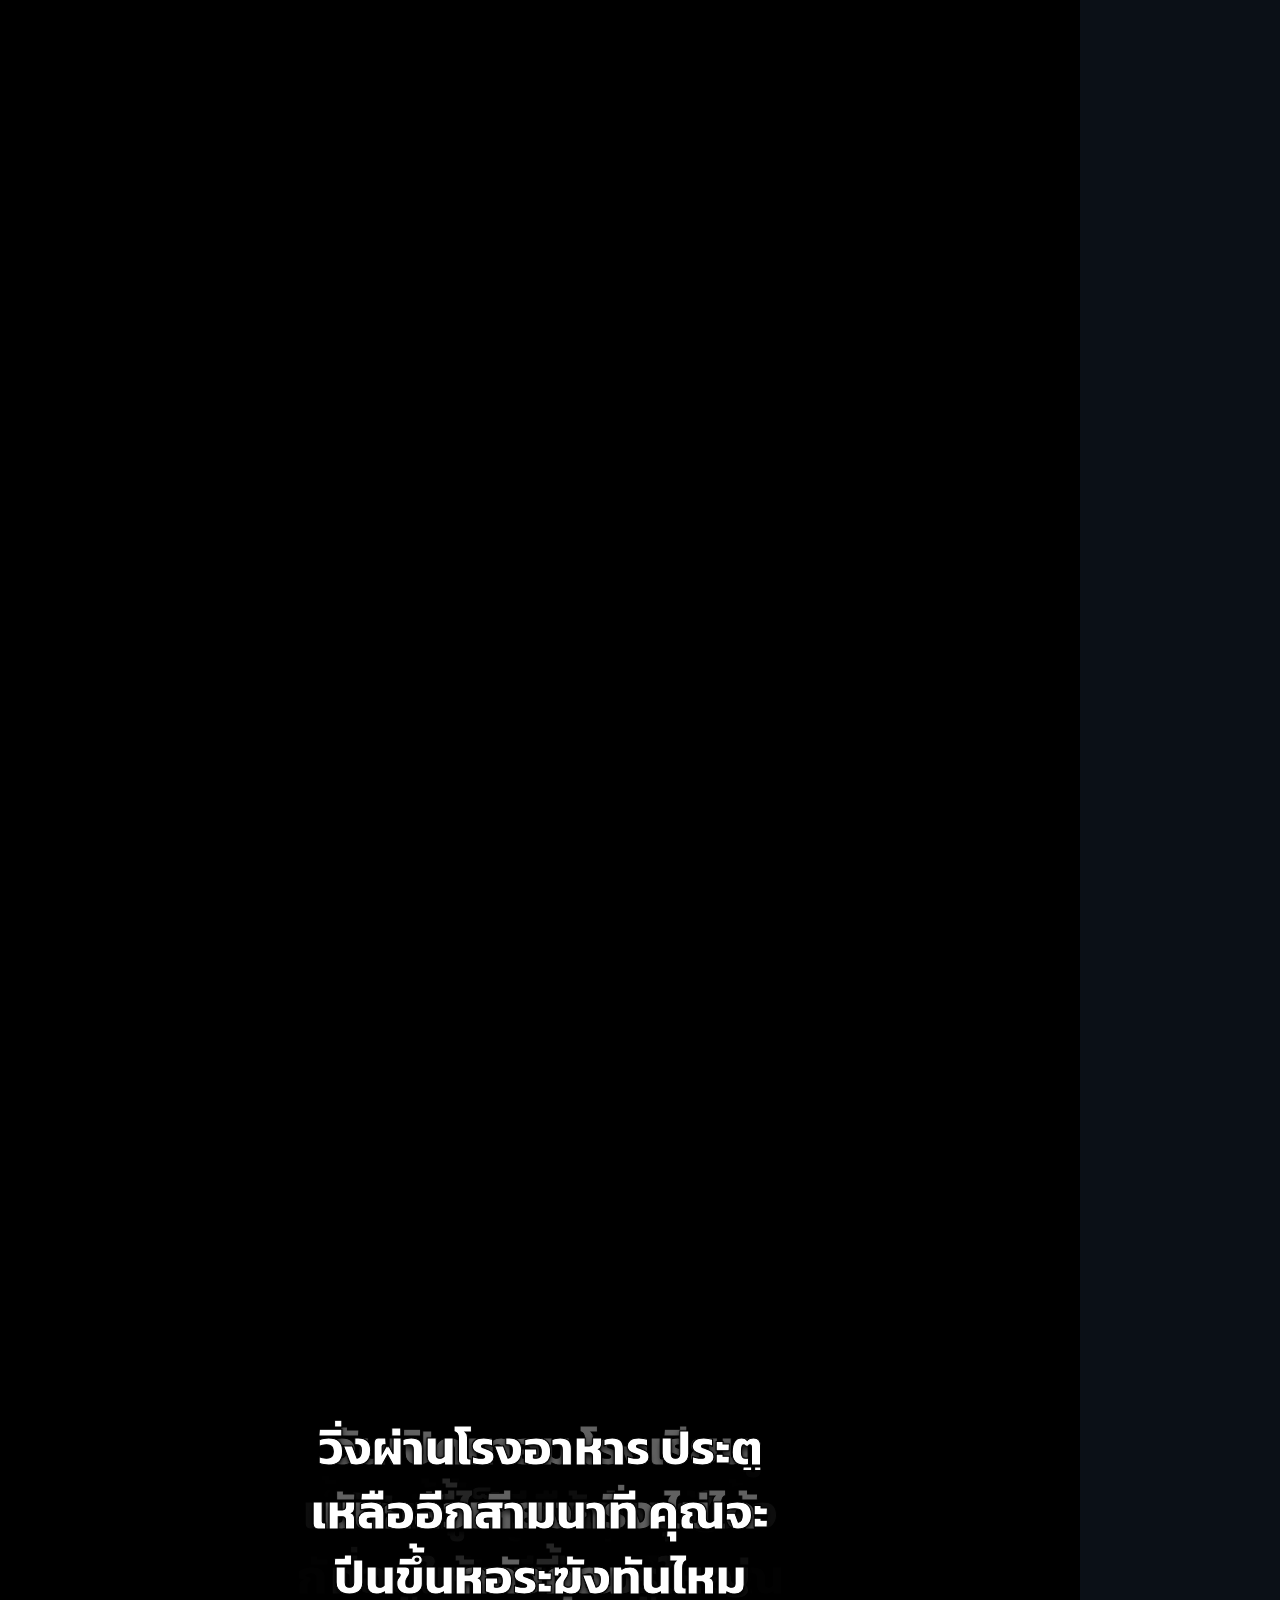
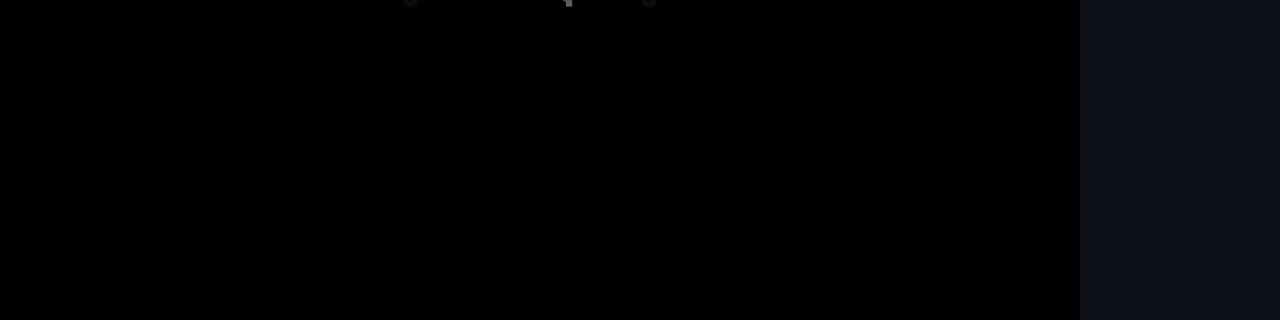
<file: examples/zombie-school/ep1v2/composition/index.html>
<!doctype html>
<html lang="th">
<head>
<meta charset="UTF-8" />
<meta name="viewport" content="width=1080, height=1920" />
<script src="https://cdn.jsdelivr.net/npm/gsap@3.15.0/dist/gsap.min.js"></script>
<style>
@font-face{font-family:"Kanit";font-weight:700;src:url("assets/fonts/Kanit-Bold.ttf")}
@font-face{font-family:"Kanit";font-weight:600;src:url("assets/fonts/Kanit-SemiBold.ttf")}
@font-face{font-family:"Sarabun";font-weight:400;src:url("assets/fonts/Sarabun-Regular.ttf")}
@font-face{font-family:"Sarabun";font-weight:700;src:url("assets/fonts/Sarabun-Bold.ttf")}
*{margin:0;padding:0;box-sizing:border-box}
html,body{width:1080px;height:1920px;overflow:hidden;background:#0b1017}
#root{position:relative;width:1080px;height:1920px;overflow:hidden;background:#0b1017;font-family:"Kanit",sans-serif}
#stage{position:absolute;left:0;top:0;width:1080px;height:1920px}
.sub{position:absolute!important;inset:auto!important;left:50%!important;bottom:300px!important;width:fit-content!important;max-width:900px;height:auto!important;transform:translateX(-50%);
  text-align:center;font:700 48px/1.35 "Kanit",sans-serif;color:#fff;padding:10px 24px;border-radius:18px;
  background:rgba(0,0,0,.62);text-shadow:0 3px 6px #000,0 0 2px #000;-webkit-text-stroke:1px #000;z-index:20}
.chip{position:absolute!important;inset:auto!important;left:50%!important;top:150px!important;width:fit-content!important;height:auto!important;transform:translateX(-50%) rotate(-2deg);z-index:20;white-space:nowrap;
  font:700 56px/1 "Kanit";color:#0b1017;background:#f5c542;padding:14px 30px;border-radius:14px;border:4px solid #000}
.cd{position:absolute!important;inset:auto!important;left:50%!important;top:150px!important;width:fit-content!important;height:auto!important;transform:translateX(-50%);z-index:20;
  font:700 110px/1.1 "Kanit";color:#ff3b30;background:rgba(0,0,0,.6);border:6px solid #ff3b30;border-radius:24px;padding:4px 40px;text-shadow:0 0 18px #ff3b30,0 4px 6px #000}
.big{position:absolute!important;inset:auto!important;left:0!important;width:1080px!important;height:auto!important;text-align:center;z-index:20;line-height:1.15;
  font-family:"Kanit";font-weight:700;color:#fff;text-shadow:0 5px 0 #000,0 0 14px rgba(255,59,48,.8);-webkit-text-stroke:2px #000}
#sub1{opacity:0!important;visibility:hidden!important}
#t1{top:300px!important;font-size:130px}
#t2{top:470px!important;font-size:92px;color:#f5c542}
#e1{top:420px!important;font-size:230px;color:#ff3b30}
#e2{top:720px!important;font-size:120px;color:#f5c542}
#e3{top:900px!important;font-size:80px;font-weight:600}
#e4{top:1060px!important;font-size:72px;color:#fff;background:#ff3b30;width:fit-content!important;left:50%!important;transform:translateX(-50%);padding:10px 40px;border-radius:60px;border:4px solid #000}
</style>
</head>
<body>
<div id="root" data-composition-id="ep1v2" data-start="0" data-duration="50.126" data-width="1080" data-height="1920" data-fps="30">
<canvas id="stage" width="1080" height="1920"></canvas>
<div id="t1" class="clip big" data-start="0" data-duration="2.49">ซอมบี้บุกโรงเรียน</div>
<div id="t2" class="clip big" data-start="0" data-duration="2.49">EP.1 : กริ่งสุดท้าย</div>
<div id="chip1" class="clip chip" data-start="4.52" data-duration="2.79">กริ่ง = สัญญาณเรียก</div>
<div id="chip2" class="clip chip" data-start="8.384" data-duration="2.36">เปิดเทอมวันแรก</div>
<div id="chip3" class="clip chip" data-start="17.665" data-duration="2.25">ตึกสาม</div>
<div id="chip4" class="clip chip" data-start="40.645" data-duration="2.23">กริ่ง = ทางรอด</div>
<div id="cd1" class="clip cd" data-start="46.015" data-duration="4.111">03:00</div>
<p id="sub1" class="clip sub" data-start="0.35" data-duration="2.12">ซอมบี้บุกโรงเรียน ตอนที่หนึ่ง กริ่งสุดท้าย</p>
<p id="sub2" class="clip sub" data-start="2.44" data-duration="2.11">อีกสามนาที กริ่งโรงเรียนจะดัง</p>
<p id="sub3" class="clip sub" data-start="4.52" data-duration="2.79">ถ้ากริ่งดัง ซอมบี้ทั้งโรงเรียนจะมาที่ห้องนี้</p>
<p id="sub4" class="clip sub" data-start="8.384" data-duration="2.36">วันเปิดเทอม โรงเรียนมัธยมชื่อดังกลางกรุงเทพฯ</p>
<p id="sub5" class="clip sub" data-start="10.714" data-duration="2.95">แต่ลานเสาธงว่างเปล่า เหลือแค่รองเท้านักเรียน</p>
<p id="sub6" class="clip sub" data-start="14.695" data-duration="2.04">ครูใหญ่ยังยืนต้อนรับอยู่หน้าประตู</p>
<p id="sub7" class="clip sub" data-start="16.705" data-duration="0.99">แต่เขาไม่มีตา</p>
<p id="sub8" class="clip sub" data-start="17.665" data-duration="2.25">วิ่งขึ้นตึกสาม ห้องเรียนอยู่ชั้นบนสุด</p>
<p id="sub9" class="clip sub" data-start="19.885" data-duration="1.95">คุณมุดใต้โต๊ะ แล้วพยายามไม่หายใจ</p>
<p id="sub10" class="clip sub" data-start="21.805" data-duration="3.22">แต่กระเป๋าเป้คุณมีมาม่ากึ่งสำเร็จรูปสามซอง</p>
<p id="sub11" class="clip sub" data-start="24.995" data-duration="0.92">และคุณก็ดันหิว</p>
<p id="sub12" class="clip sub" data-start="27.002" data-duration="1.7">น้ำร้อนจากกระติกดังขึ้นเบา ๆ</p>
<p id="sub13" class="clip sub" data-start="28.672" data-duration="3.07">ซอมบี้ทั้งฝูงหยุดพร้อมกัน แล้วหันมาทางโต๊ะคุณ</p>
<p id="sub14" class="clip sub" data-start="31.712" data-duration="2.93">วิ่งผ่านโรงอาหาร ประตูห้องดนตรีคือทางออกเดียว</p>
<p id="sub15" class="clip sub" data-start="34.612" data-duration="3.13">แต่ประตูล็อกด้วยกุญแจ ที่อยู่ในกระเป๋าครูใหญ่</p>
<p id="sub16" class="clip sub" data-start="38.775" data-duration="1.9">ซอมบี้ไม่เคยเข้ามาในห้องนี้เลย</p>
<p id="sub17" class="clip sub" data-start="40.645" data-duration="2.23">มันกลัวเสียงกริ่ง ไม่ได้กลัวคุณ</p>
<p id="sub18" class="clip sub" data-start="42.845" data-duration="2.77">เหลืออีกสามนาที คุณจะปีนขึ้นหอระฆังทันไหม</p>
<div id="e1" class="clip big" data-start="46.015" data-duration="4.111">EP.2</div>
<div id="e2" class="clip big" data-start="46.015" data-duration="4.111">เร็ว ๆ นี้</div>
<div id="e3" class="clip big" data-start="46.015" data-duration="4.111">ติดตามตอนต่อไป</div>
<div id="e4" class="clip big" data-start="46.015" data-duration="4.111">กดติดตาม</div>
</div>
<script>
const W=1080,H=1920,DUR=50.126,TAU=Math.PI*2;
const cv=document.getElementById("stage"),c=cv.getContext("2d");
const PAL={bg:"#0b1017",red:"#ff3b30",yel:"#f5c542",skin:"#f0c9a3",zg:"#7d9b76"};
// ---- deterministic helpers
const hs=(i,s=0)=>{const x=Math.sin(i*127.1+s*311.7)*43758.5453;return x-Math.floor(x)};
const cl=(v,a=0,b=1)=>Math.max(a,Math.min(b,v));
const eo=u=>1-Math.pow(1-cl(u),3);
const lerp=(a,b,u)=>a+(b-a)*u;
const rr=(x,y,w,h,r,f)=>{c.beginPath();c.roundRect(x,y,w,h,r);if(f){c.fillStyle=f;c.fill()}};
const ci=(x,y,r,f)=>{c.beginPath();c.arc(x,y,r,0,TAU);if(f){c.fillStyle=f;c.fill()}};
const el=(x,y,rx,ry,f)=>{c.beginPath();c.ellipse(x,y,rx,ry,0,0,TAU);if(f){c.fillStyle=f;c.fill()}};
const poly=(pts,f)=>{c.beginPath();pts.forEach((p,i)=>i?c.lineTo(p[0],p[1]):c.moveTo(p[0],p[1]));c.closePath();if(f){c.fillStyle=f;c.fill()}};
const vg=(y0,y1,a,b,x0=0,x1=W)=>{const g=c.createLinearGradient(0,y0,0,y1);g.addColorStop(0,a);g.addColorStop(1,b);c.fillStyle=g;c.fillRect(x0,y0,x1-x0,y1-y0)};
const rg=(x,y,r0,r1,a,b)=>{const g=c.createRadialGradient(x,y,r0,x,y,r1);g.addColorStop(0,a);g.addColorStop(1,b);return g};
const stroke=(col,w)=>{c.strokeStyle=col;c.lineWidth=w;c.stroke()};
const txt=(s,x,y,size,col,wt=700,fam="Kanit",ol="#000")=>{c.font=`${wt} ${size}px ${fam}`;c.textAlign="center";c.textBaseline="middle";
  if(ol){c.lineWidth=size/8;c.strokeStyle=ol;c.lineJoin="round";c.strokeText(s,x,y)}c.fillStyle=col;c.fillText(s,x,y)};
const vignette=(a=.7)=>{c.fillStyle=rg(W/2,H/2,500,1250,"rgba(0,0,0,0)",`rgba(0,0,0,${a})`);c.fillRect(0,0,W,H)};
const dust=(lt,n,col,sp=30,s=0,rad=4)=>{c.fillStyle=col;for(let i=0;i<n;i++){const x=(hs(i,s)*W+Math.sin(lt*.8+i)*40+lt*sp*(.5+hs(i,s+1)))%W;
  const y=((hs(i,s+2)*H-lt*sp*.6*(.5+hs(i,s+3)))%H+H)%H;ci(x,y,rad*(.4+hs(i,s+4)),col)}};
// ---- character rigs (origin = feet, y up is negative; ~300 units tall)
function studentHead(r,hand,sweat,fear){ci(0,0,r,PAL.skin);fear=fear||hand;
  c.fillStyle="#0d0d10";c.beginPath();c.arc(0,-r*.05,r*1.05,Math.PI*1.02,Math.PI*1.98);c.quadraticCurveTo(r*.4,-r*.55,-r*.9,-r*.2);c.fill();
  if(fear){for(const sx of[-1,1]){el(sx*r*.35,r*.05,r*.2,r*.24,"#fff");ci(sx*r*.35,r*.08,r*.08,"#111");
    c.beginPath();c.moveTo(sx*r*.65,-r*.34);c.lineTo(sx*r*.15,-r*.18);stroke("#0d0d10",r*.07)}}
  else{ci(-r*.35,r*.05,r*.1,"#111");ci(r*.35,r*.05,r*.1,"#111")}
  if(!hand&&fear){c.beginPath();c.moveTo(-r*.3,r*.5);for(let i=1;i<=6;i++)c.lineTo(-r*.3+i*r*.1,r*.5+(i%2?-1:1)*r*.06);stroke("#7a3b2e",r*.06)}
  else if(!hand){c.beginPath();c.arc(0,r*.42,r*.2,.15*Math.PI,.85*Math.PI);stroke("#7a3b2e",r*.05)}
  else{el(0,r*.5,r*.55,r*.38,PAL.skin);c.beginPath();c.moveTo(-r*.5,r*.4);c.lineTo(r*.5,r*.4);stroke("#c79a73",r*.03)}
  if(sweat){ci(r*.85,-r*.1+sweat*r*.8,r*.1,"#8fd3ff")}}
function drawStudent(x,y,s,p={}){const ph=p.ph||0,sw=Math.sin(ph)*(p.run?1:.4),j=p.jit||0,tt=p.t||0;c.save();c.translate(x+j*Math.sin(tt*83),y+j*.6*Math.cos(tt*71));c.scale(s*(p.face||1),s);
  rr(-52,-205,44,150,12,PAL.red);                                   // backpack
  c.save();c.translate(-14,-90);c.rotate(sw*.5);rr(-14,0,28,92,10,"#2a4d9b");c.restore();
  c.save();c.translate(14,-90);c.rotate(-sw*.5);rr(-14,0,28,92,10,"#1f3b7a");c.restore();
  ci(-14+sw*20,-4,15,"#222");ci(14-sw*20,-4,15,"#222");
  rr(-34,-215,68,135,18,"#f4f4f4");rr(-34,-120,68,40,10,"#e2e2e2");
  c.save();c.translate(0,-195);c.rotate(p.mouth?-1.9:-sw*.6);rr(-8,0,18,80,9,"#f4f4f4");ci(0,82,11,PAL.skin);c.restore();
  c.save();c.translate(0,-195);c.rotate(sw*.6);rr(-8,0,18,80,9,"#e4e4e4");ci(0,82,11,PAL.skin);c.restore();
  c.save();c.translate(0,-258+(p.bob||0));studentHead(40,p.mouth,p.sweat,p.run||p.fear||p.sweat);c.restore();c.restore()}
function principalHead(r){ci(0,0,r,PAL.skin);
  c.fillStyle="#9a9a9a";c.beginPath();c.arc(0,-r*.05,r*1.04,Math.PI*1.05,Math.PI*1.95);c.quadraticCurveTo(r*.6,-r*.6,0,-r*.5);c.quadraticCurveTo(-r*.6,-r*.6,-r*.95,-r*.1);c.fill();
  for(const sx of[-1,1]){c.beginPath();c.moveTo(sx*r*.55,-r*.02);c.quadraticCurveTo(sx*r*.35,r*.06,sx*r*.15,-r*.02);stroke("#b98f6a",r*.045)} // smooth eyelids, no eyeballs
  c.beginPath();c.moveTo(0,r*.1);c.lineTo(-r*.05,r*.3);c.lineTo(r*.07,r*.3);stroke("#c79a73",r*.03);
  c.beginPath();c.moveTo(-r*.3,r*.5);c.lineTo(r*.3,r*.5);stroke("#7a3b2e",r*.05)}
function drawPrincipal(x,y,s){c.save();c.translate(x,y);c.scale(s,s);
  rr(-44,-110,38,110,8,"#2d2f33");rr(6,-110,38,110,8,"#2d2f33");rr(-50,-12,46,14,6,"#000");rr(4,-12,46,14,6,"#000");
  rr(-62,-300,124,205,26,"#4b4f57");poly([[-18,-300],[0,-250],[18,-300],[10,-196],[-10,-196]],"#f4f4f4");
  poly([[-9,-290],[9,-290],[6,-262],[-6,-262]],PAL.red);poly([[-6,-262],[6,-262],[12,-200],[0,-190],[-12,-200]],PAL.red);
  rr(-76,-295,26,150,12,"#3b3e45");rr(50,-295,26,150,12,"#3b3e45");                       // arms behind back (sleeves)
  rr(26,-250,22,5,2,"#2d2f33");
  c.save();c.translate(0,-350);principalHead(46);c.restore();c.restore()}
function drawZombie(x,y,s,ph,sil,face=1){c.save();c.translate(x,y);c.scale(s*face,s);
  const sk=sil?"#06090d":PAL.zg,sh=sil?"#06090d":"#59503f",pn=sil?"#06090d":"#3a3f4a",sw=Math.sin(ph);
  c.save();c.translate(-14,-90);c.rotate(sw*.35);rr(-14,0,28,92,10,pn);c.restore();
  c.save();c.translate(14,-90);c.rotate(-sw*.35);rr(-14,0,28,92,10,pn);c.restore();
  c.save();c.translate(0,-210);c.rotate(.12+sw*.03);rr(-34,-5,68,135,16,sh);c.restore();
  c.save();c.translate(0,-195);c.rotate(-1.5+sw*.12);rr(-8,0,18,86,9,sk);ci(0,88,11,sk);c.restore();
  c.save();c.translate(0,-195);c.rotate(-1.35-sw*.12);rr(-8,0,18,86,9,sk);ci(0,88,11,sk);c.restore();
  c.save();c.translate(6,-250);c.rotate(.18);ci(0,0,40,sk);
  if(!sil){c.fillStyle="#2a2f22";c.fillRect(-36,-30,72,14)}
  c.shadowColor=PAL.red;c.shadowBlur=sil?10:16;ci(-14,0,8,PAL.red);ci(15,0,8,PAL.red);c.shadowBlur=0;
  if(!sil){c.beginPath();c.moveTo(-14,24);c.lineTo(16,24);stroke("#2a2f22",5)}
  c.restore();c.restore()}
function dClass(lt){vg(0,1350,"#161e2a","#0b1017");vg(1350,H,"#0d0f13","#050608");
  for(const x of[60,830]){rr(x,380,190,420,8,"#1d3246");rr(x+8,388,174,404,6,"#0f1b29");rr(x+92,388,6,404,0,"#1d3246")}
  const k=lt%.5,am=Math.exp(-k*14)*16,dx=am*Math.sin(k*90);
  c.save();c.translate(dx,0);rr(335,470,410,860,10,"#2b1a0e");rr(355,490,370,820,6,"#5a3a22");
  for(let i=0;i<6;i++){rr(355,490+i*137,370,4,0,"#3b2414")}ci(690,930,16,PAL.yel);
  const gl=.5+.5*Math.sin(lt*30);c.fillStyle=`rgba(255,59,48,${.25+.35*gl})`;c.fillRect(355,1296,370,14);
  c.fillStyle=rg(540,1300,10,420,`rgba(255,59,48,${.35+.2*gl})`,"rgba(255,59,48,0)");c.fillRect(0,1000,W,500);
  for(let i=0;i<4;i++){c.fillStyle=`rgba(0,0,0,${.35*cl(lt*.5-i*.2)})`;poly([[500+i*60,520],[520+i*60,640],[510+i*60,760]],"rgba(0,0,0,.5)")}
  c.restore();
  for(let i=0;i<5;i++){rr(-20+i*230,1450,200,28,6,"#1a1f27");rr(30+i*230,1478,16,200,4,"#14181e");rr(150+i*230,1478,16,200,4,"#14181e")}
  dust(lt,40,"rgba(255,255,255,.25)",20,1);vignette(.8)}
function dPOV(lt){vg(0,H,"#1a1410","#050403");
  rr(80,430,380,360,10,"#cfe4ff");c.fillStyle="rgba(130,190,255,.5)";c.fillRect(80,430,380,360);rr(264,430,12,360,0,"#334");rr(80,600,380,12,0,"#334");
  c.fillStyle=rg(270,610,20,420,"rgba(190,225,255,.5)","rgba(190,225,255,0)");c.fillRect(0,300,700,700);
  const gl=.5+.5*Math.sin(lt*26);rr(620,760,340,640,8,"#4a2f1b");rr(634,774,312,612,6,"#6a4528");
  c.fillStyle=rg(790,1400,10,380,`rgba(255,59,48,${.3+.25*gl})`,"rgba(255,59,48,0)");c.fillRect(500,1000,580,700);
  poly([[0,0],[W,0],[W,300],[760,380],[320,380],[0,300]],"#2c2016");poly([[0,300],[320,380],[260,1920],[0,1920]],"#241a12");poly([[W,300],[760,380],[820,1920],[W,1920]],"#241a12");
  c.setLineDash([40,24]);c.lineDashOffset=-lt*80;c.beginPath();c.moveTo(W,0);c.lineTo(0,H);stroke(PAL.yel,10);c.setLineDash([]);
  txt("A",230,330,150,PAL.yel);txt("B",880,1180,150,PAL.yel);
  txt("หน้าต่าง",270,860,60,"#fff");txt("ซ่อนใต้โต๊ะ",810,1280,60,"#fff");dust(lt,30,"rgba(255,255,255,.2)",15,2);vignette(.85)}
function dSign(lt){vg(0,1100,"#ffd98a","#7cc4f0");vg(1100,H,"#bfae86","#8a7b57");
  c.fillStyle=rg(900,180,10,900,"rgba(255,255,230,1)","rgba(255,240,180,0)");c.fillRect(0,0,W,1100);
  c.save();c.translate(900,180);c.rotate(lt*.15);c.fillStyle="rgba(255,255,230,.18)";for(let i=0;i<10;i++){c.rotate(TAU/10);poly([[0,0],[900,-40],[900,40]])}c.fill();c.restore();
  rr(-60,760,1200,340,0,"#c9b899");for(let i=0;i<14;i++){rr(i*86+10,800,52,70,4,"#6f8aa6");rr(i*86+10,920,52,70,4,"#6f8aa6")}
  rr(200,1080,40,500,6,"#555");rr(840,1080,40,500,6,"#555");rr(130,860,820,360,22,"#16365e");rr(146,876,788,328,16,"#1d4a80");
  rr(160,890,760,300,12,"#16365e");c.strokeStyle=PAL.yel;c.lineWidth=6;c.strokeRect(176,906,728,268);
  txt("โรงเรียนมัธยม",540,990,90,PAL.yel,700,"Kanit","#000");txt("วิทยาภิรมย์",540,1100,84,"#fff",700,"Kanit","#000");
  for(let i=0;i<14;i++){const u=((lt*.3+hs(i))%1),x=-100+u*1300,y=1250+hs(i,5)*350+Math.sin(u*14+i)*60;c.save();c.translate(x,y);c.rotate(u*12+i);el(0,0,16,8,i%2?"#c1651b":"#6b8e23");c.restore()}
  vignette(.35)}
function dYard(lt){c.save();c.translate(W/2,H/2);c.rotate(lt*.06);c.fillStyle="#a39b86";c.fillRect(-1800,-1800,3600,3600);
  for(let i=-8;i<8;i++){rr(i*220,-1800,6,3600,0,"rgba(0,0,0,.12)");rr(-1800,i*220,3600,6,0,"rgba(0,0,0,.12)")}
  // BACK: tree ring
  for(let i=0;i<12;i++){const a=i*TAU/12+.2,x=Math.cos(a)*950,y=Math.sin(a)*950;ci(x+24,y+28,170,"rgba(0,0,0,.3)");ci(x,y,160,"#3f6b3a");ci(x-36,y-34,100,"#58944e")}
  // MID: lane ring + benches
  c.beginPath();c.arc(0,0,560,0,TAU);stroke("rgba(255,255,255,.4)",10);
  for(let i=0;i<6;i++){const a=i*TAU/6+.5;c.save();c.translate(Math.cos(a)*700,Math.sin(a)*700);c.rotate(a+Math.PI/2);rr(-110,-20,220,40,6,"#7a5a3a");rr(-110,-20,220,10,4,"#a07a50");c.restore()}
  ci(0,0,260,"#b2aa94");poly([[0,0],[330,300],[360,260],[40,-20]],"rgba(0,0,0,.35)");ci(0,0,60,"#e8e8e8");ci(0,0,18,PAL.red);
  for(let i=0;i<22;i++){const a=hs(i)*TAU,r=300+hs(i,3)*800,x=Math.cos(a)*r,y=Math.sin(a)*r,rot=hs(i,7)*TAU;
    c.save();c.translate(x,y);c.rotate(rot);rr(-14,-34,28,60,10,"#f4f4f4");rr(24,-34,28,60,10,i%3?"#f4f4f4":PAL.red);rr(-14,-34,28,12,5,"#333");rr(24,-34,28,12,5,"#333");c.restore()}
  c.restore();
  // FRONT: flying papers/leaves + light shaft
  c.fillStyle="rgba(255,245,210,.12)";poly([[0,0],[420,0],[W,1500],[W,1920],[620,1920]]);c.fill();
  for(let i=0;i<14;i++){const x=((hs(i)*W-lt*160*(1+hs(i,1)))%W+W)%W,y=hs(i,2)*H+Math.sin(lt*2+i)*60;c.save();c.translate(x,y);c.rotate(lt*3+i);rr(-22,-30,44,60,4,i%2?"#f4f4f0":"#c1651b");c.restore()}
  dust(lt,30,"rgba(255,255,255,.3)",40,3);vignette(.5)}
function dFar(lt){vg(0,1100,"#ff9f4a","#ffe3a3");vg(1100,H,"#d8b878","#a58a52");
  c.fillStyle=rg(540,1000,10,700,"rgba(255,250,210,.9)","rgba(255,250,210,0)");c.fillRect(0,300,W,1500);
  // BACK: sun, drifting clouds, clock tower, tree line
  ci(780,520,170,"rgba(255,246,205,.95)");
  for(let i=0;i<5;i++){const x=((i*330+lt*16)%1500)-250;el(x,180+i*120,230,38,"rgba(255,190,140,.55)");el(x+90,160+i*120,140,30,"rgba(255,205,160,.5)")}
  rr(90,400,170,720,0,"#7a6a56");poly([[70,400],[175,300],[280,400]],"#5e3b2e");ci(175,520,56,"#f6f2e6");
  c.save();c.translate(175,520);c.rotate(lt*.4);rr(-3,-44,6,48,2,"#111");c.restore();c.save();c.translate(175,520);c.rotate(lt*.05);rr(-4,-30,8,34,2,"#111");c.restore();
  for(let i=0;i<9;i++){rr(i*135+60,960+(i%2)*20,18,120,0,"#3e3226");ci(i*135+69,950+(i%2)*20,85,"#566b3c")}
  rr(-40,820,1160,280,0,"#8d7f6a");for(let i=0;i<14;i++)rr(i*86,860,48,60,4,"#5b6e80");
  // MID: fence + lamp posts
  rr(0,1160,W,10,0,"#3b3328");rr(0,1230,W,10,0,"#3b3328");for(let i=0;i<28;i++)rr(i*40,1150,10,110,0,"#3b3328");
  for(const x of[330,830]){rr(x,760,14,420,0,"#2c2c30");rr(x-30,750,74,22,8,"#2c2c30");ci(x+7,775,12,"#fff3b0")}
  for(let i=0;i<5;i++)drawZombie(180+i*170,1280+(i%2)*40,1.35,lt*3+i,true);
  for(let i=0;i<9;i++){const y=1100+i*85+Math.sin(lt*3)*10;c.fillStyle="rgba(255,240,200,.12)";c.fillRect(0,y,W,26)}
  // FRONT: big dark zombies + rubble + birds
  for(let i=0;i<4;i++)drawZombie(60+i*330+Math.sin(lt*1.3+i)*14,1800+(i%2)*40,2.2,lt*2.4+i*1.3,true);
  for(let i=0;i<6;i++)poly([[i*190-20,1920],[i*190+40,1840+(i%3)*20],[i*190+120,1920]],"#2a241c");
  for(let i=0;i<7;i++){const x=((i*240+lt*70)%1500)-200,y=300+i*60+Math.sin(lt*4+i)*18,w=Math.sin(lt*14+i)*10;c.beginPath();c.moveTo(x-18,y+w);c.lineTo(x,y);c.lineTo(x+18,y+w);stroke("#2a1a14",5)}
  dust(lt,20,"rgba(255,230,160,.5)",20,4,5);vignette(.3)}
function dPrincipal(lt){vg(0,1500,"#ff8a4a","#3a1a2a");vg(1500,H,"#2a2420","#111");
  rr(40,500,150,1400,0,"#6c4a3a");rr(890,500,150,1400,0,"#6c4a3a");rr(190,900,700,30,0,"#222");
  for(let i=0;i<9;i++)rr(200+i*77,930,16,970,0,"#222");
  drawPrincipal(540,1800,3.3,0);c.fillStyle="rgba(0,0,0,.5)";c.fillRect(0,0,W,300);
  dust(lt,20,"rgba(255,220,180,.4)",25,5,5);vignette(.6)}
function dFace(lt){vg(0,H,"#2a2f3a","#0b0e13");c.save();c.translate(540,1150);c.scale(.8,.8);principalHead(0.0001);c.restore();
  c.save();c.translate(540,950);c.scale(7,7);
  c.fillStyle="#4b4f57";rr(-80,60,160,40,8);c.fill();poly([[-18,52],[0,110],[18,52]],"#f4f4f4");poly([[-8,62],[8,62],[5,90],[-5,90]],PAL.red);
  principalHead(46);c.restore();
  const p=cl((lt-.15)/.2);txt("?",540,360,200,`rgba(255,59,48,${p})`);vignette(.7)}
function dMouth(lt){vg(0,H,"#241a1a","#08090c");c.save();c.translate(540,1000);c.scale(7,7);studentHead(110/7*1.0,true,0);c.restore();
  for(let i=0;i<5;i++){const u=((lt*.8+i/5)%1);ci(250+hs(i)*500,500+u*700,16,"rgba(143,211,255,.85)")}
  c.lineCap="round";for(let i=0;i<4;i++){const j=Math.sin(lt*40+i*2)*8;c.beginPath();c.arc(540,1000,520+i*55+j,-.6,.6);stroke(`rgba(255,59,48,${.7-i*.14})`,10)}
  c.beginPath();c.arc(540,1000,520,Math.PI-.6,Math.PI+.6);stroke("rgba(255,59,48,.6)",10);vignette(.6)}
function dBag(lt){schoolBG(lt,3);c.save();c.translate(540,1000+Math.sin(lt*3)*10);
  rr(-360,-520,720,1040,70,PAL.red);rr(-360,-520,720,260,70,"#b1221a");el(0,-260,330,60,"#400");
  for(let i=0;i<3;i++){const u=eo((lt-.3-i*.25)/.4),y=-250+i*10-u*330,rot=(i-1)*.18;c.save();c.translate((i-1)*220,y);c.rotate(rot);
    c.shadowColor="#ffe36a";c.shadowBlur=30+10*Math.sin(lt*6+i);rr(-95,-130,190,260,14,"#f5c542");c.shadowBlur=0;rr(-95,-130,190,70,14,PAL.red);txt("มาม่า",0,0,56,"#fff");
    txt("กึ่งสำเร็จรูป",0,70,28,"#222",700,"Kanit",null);c.restore()}
  c.restore();for(let i=0;i<14;i++){const u=(lt*.7+hs(i))%1;ci(240+hs(i,2)*600,1000-u*500,5,`rgba(255,235,120,${1-u})`)}vignette(.4)}
function dTurn(lt,d){const f=Math.min(lt,d-.3);vg(0,1100,"#ff9f4a","#ffe3a3");vg(1100,H,"#b59a62","#6e5a35");
  rr(-60,760,1200,340,0,"#8d7f6a");for(let i=0;i<14;i++){rr(i*86,800,52,70,4,"#5b6e80");rr(i*86,920,52,70,4,"#5b6e80")}
  c.fillStyle="rgba(255,240,200,.14)";poly([[200,0],[420,0],[900,1500],[500,1500]]);c.fill();
  const wh=cl(lt/.35),pan=-eo(wh)*160;c.save();c.translate(pan,0);
  for(let i=0;i<6;i++){const tu=cl((f-.5-i*.08)/.25);drawZombie(120+i*160,1250+(i%2)*50,1.5,f*4+i,false,tu>=.5?1:-1)}
  c.restore();if(lt<.4){c.fillStyle="rgba(255,255,255,.25)";for(let i=0;i<10;i++)c.fillRect(0,300+i*140+hs(i)*40,W,12)}
  rr(500,1450,180,200,20,"#f5c542");rr(500,1450,180,50,20,PAL.red);
  for(let i=0;i<7;i++){const u=((f*.6+i/7)%1);c.fillStyle=`rgba(255,255,255,${.6*(1-u)})`;ci(590+Math.sin(u*9+i)*40,1440-u*500,26+u*50,c.fillStyle)}
  vignette(.5)}
const lay=(n,per,f,sc,fn)=>{const tot=n*per;for(let i=0;i<n;i++)fn(((i*per-sc*f)%tot+tot)%tot-300,i)};
function dCanteen(lt){const sc=lt*700;
  vg(0,1330,"#4a6b78","#27393d");
  // BACK (parallax .25): big moonlit windows, light beams, floating dust
  lay(4,760,.25,sc,(x,i)=>{rr(x,240,420,640,10,"#0e1519");const g=c.createLinearGradient(0,260,0,870);g.addColorStop(0,"#e4f3ff");g.addColorStop(1,"#86aed6");c.fillStyle=g;c.fillRect(x+14,254,392,616);
    rr(x+205,254,10,616,0,"#0e1519");rr(x+14,540,392,10,0,"#0e1519");
    const b=c.createLinearGradient(0,870,0,1500);b.addColorStop(0,"rgba(205,230,255,.5)");b.addColorStop(1,"rgba(205,230,255,.05)");c.fillStyle=b;poly([[x+14,870],[x+406,870],[x+106,1500],[x-286,1500]],b);
    for(let j=0;j<16;j++){const v=(hs(j,4+i)+lt*.06*(.5+hs(j,5)))%1,y=870+v*620,px=x+14-300*(y-870)/630+hs(j,6+i)*392+Math.sin(lt*1.5+j)*12;ci(px,y,2+hs(j,7)*3,"rgba(255,255,255,.85)")}});
  // BACK-MID (.45): steel lockers
  lay(5,640,.45,sc,(x,i)=>{for(let k=0;k<3;k++){const lx=x+k*150;rr(lx,760,144,580,6,"#6d7f8c");rr(lx+8,772,128,556,4,"#8397a5");for(let v=0;v<5;v++)rr(lx+30,800+v*14,84,6,2,"#4a5963");ci(lx+118,1040,7,"#c9d3da");rr(lx+8,1050,128,4,0,"#566873")}});
  // FLOOR
  vg(1330,H,"#625f55","#2f2d28");rr(0,1322,W,16,0,"#2a2e30");
  lay(10,260,1,sc,(x)=>{poly([[x,1338],[x+8,1338],[x-90,H],[x-110,H]],"rgba(255,255,255,.07)")});
  lay(4,760,.8,sc,(x)=>{el(x+150,1520,230,60,"rgba(205,230,255,.22)");el(x+170,1760,300,80,"rgba(205,230,255,.14)")});
  // chasing zombies
  for(let i=0;i<3;i++)drawZombie(60+i*130+Math.sin(lt*5+i)*10,1500+(i%2)*36,1.35,lt*9+i*2,false,1);
  // MID (.7): wrecked tables
  lay(6,520,.7,sc,(x,i)=>{c.save();c.translate(x,1450);const m=i%3;
    if(m==0){c.rotate(.35);rr(-150,-14,300,28,6,"#9a7648");rr(-120,14,18,150,3,"#5a4128");rr(102,14,18,150,3,"#5a4128")}
    else if(m==1){c.translate(0,110);c.rotate(Math.PI-.15);rr(-150,-14,300,28,6,"#9a7648");rr(-120,14,18,150,3,"#5a4128");rr(102,14,18,150,3,"#5a4128")}
    else{c.rotate(-.12);rr(-150,-14,300,28,6,"#9a7648");rr(-150,-14,300,7,3,"#b98f5c");rr(-120,14,18,150,3,"#5a4128");rr(102,14,18,150,3,"#5a4128")}
    c.restore()});
  // chairs
  lay(8,330,.9,sc,(x,i)=>{c.save();c.translate(x,1640+hs(i,9)*90);c.rotate(hs(i,3)>.5?1.4:(hs(i,4)-.5)*.5);rr(-40,-6,80,12,4,"#c0552f");rr(-40,-92,10,90,3,"#c0552f");rr(-34,6,8,60,2,"#3b3b3b");rr(26,6,8,60,2,"#3b3b3b");c.restore()});
  // trays + food on floor
  lay(7,300,1,sc,(x,i)=>{c.save();c.translate(x,1760+hs(i,2)*110);c.rotate((hs(i,5)-.5)*.8);rr(-62,-14,124,28,6,"#aab3b8");el(-20,-2,22,8,"#f1ecd8");ci(26,-2,9,"#d8553a");c.restore()});
  // runner (lean, shadow, leg/arm 2-phase via ph)
  el(540,1530,150,22,"rgba(0,0,0,.4)");c.save();c.translate(540,1520);c.rotate(.1);drawStudent(0,0,1.9,{t:lt,jit:5,ph:lt*14,run:1,bob:Math.sin(lt*14)*6});c.restore();
  // FRONT (1.8): blurred foreground tables
  for(let i=0;i<3;i++){const x=((i*760-sc*1.8)%2280+2280)%2280-400;c.save();c.filter="blur(14px)";c.translate(x,1640);c.rotate(.25);rr(-200,0,420,60,10,"#6b4d30");rr(-170,60,30,300,5,"#3b2b1c");c.restore()}
  dust(lt,25,"rgba(255,255,255,.25)",250,6);vignette(.4)}
function dLock(lt){schoolBG(lt,7);
  rr(60,520,420,860,10,"#3a2616");rr(76,536,388,828,6,"#5a3d24");ci(420,960,14,PAL.yel);
  c.save();c.translate(270,1020);const sw=Math.sin(lt*7)*.05;c.rotate(sw);c.beginPath();c.arc(0,-50,48,Math.PI,0);stroke("#b0b0b0",16);rr(-65,-50,130,110,14,PAL.yel);ci(0,0,14,"#222");c.restore();
  txt("ห้องดนตรี",270,450,66,"#fff");
  drawPrincipal(830,1450,1.9);ci(764,1320,0,0);
  const g=.6+.4*Math.sin(lt*8);c.save();c.shadowColor=PAL.yel;c.shadowBlur=30*g;rr(792,1250,22,60,6,PAL.yel);ci(803,1250,0,0);c.beginPath();c.arc(803,1240,22,0,TAU);stroke(PAL.yel,9);c.restore();
  c.setLineDash([30,20]);c.lineDashOffset=-lt*100;c.beginPath();c.moveTo(340,1010);c.bezierCurveTo(500,900,640,1100,780,1260);stroke(PAL.red,8);c.setLineDash([]);
  const hot=Math.sin(lt*2.2)>0;c.fillStyle="rgba(0,0,0,.2)";hot?c.fillRect(0,0,560,H):c.fillRect(560,0,520,H);vignette(.4)}
function dRing(lt){vg(0,H,"#12243a","#050a12");
  for(let i=0;i<4;i++)drawZombie(160+i*250,1500,1.2,0.3*i,true,i%2?1:-1);
  for(let i=0;i<5;i++){const u=((lt*.7+i/5)%1);c.beginPath();c.arc(540,860,60+u*800,0,TAU);stroke(`rgba(90,200,255,${.9*(1-u)})`,14)}
  c.save();c.shadowColor="#5ac8ff";c.shadowBlur=60;drawStudent(540,1250,2.4,{t:lt,jit:5,fear:1,ph:0,bob:Math.sin(lt*3)*3});c.restore();
  c.fillStyle=rg(540,860,10,500,"rgba(90,200,255,.25)","rgba(90,200,255,0)");c.fillRect(0,300,W,1200);vignette(.7)}
function dBell(lt){vg(0,H,"#3a2d1f","#0e0b08");
  const sh=Math.sin(lt*50)*(Math.exp(-(lt%.6)*3)*.12);c.save();c.translate(540,900);c.rotate(sh);
  rr(-24,-300,48,200,8,"#555");poly([[-180,0],[-130,-120],[0,-190],[130,-120],[180,0],[240,60],[-240,60]],PAL.yel);el(0,60,240,32,"#caa02e");ci(0,115,40,"#8a6a1c");c.restore();
  for(let i=0;i<3;i++){const u=((lt*.8+i/3)%1);for(const s of[-1,1]){c.beginPath();c.arc(540+s*0,960,200+u*750,s>0?-.8:Math.PI-.8,s>0?.8:Math.PI+.8);stroke(`rgba(245,197,66,${.9*(1-u)})`,16)}}
  txt("กริ๊งงง!",540,1250+Math.sin(lt*40)*6,120,PAL.yel);vignette(.5)}
// ---- shared school backdrop: wall+ceiling+floor, lockers, moon window beam, dust
function schoolBG(lt,sd=0){vg(0,1350,"#3a4d62","#26364a");vg(0,150,"#1e2a38","#2a384a");vg(1350,H,"#47433c","#2a2823");rr(0,1338,W,14,0,"#1a2028");
  for(let i=0;i<3;i++){rr(100+i*340,40,160,26,6,`rgba(230,245,255,${.55+.2*Math.sin(lt*2+i*3+sd)})`)}
  for(let k=0;k<7;k++){const lx=k*156-30;rr(lx,820,150,520,6,"#56697a");rr(lx+8,832,134,496,4,"#6c8294");for(let v=0;v<5;v++)rr(lx+28,860+v*14,94,6,2,"#3f4e5b");ci(lx+118,1060,7,"#c9d3da")}
  rr(380,300,320,440,10,"#16202a");rr(394,314,292,412,6,"#b9d6f2");rr(535,314,10,412,0,"#16202a");rr(394,510,292,10,0,"#16202a");
  c.fillStyle="rgba(200,225,255,.22)";poly([[394,726],[686,726],[980,1900],[240,1900]]);c.fill();
  rr(0,1400,W,12,0,"rgba(255,255,255,.07)");
  dust(lt,22,"rgba(255,255,255,.35)",18,sd+9,5)}
// ---- EP1v2 new scenes
const windowsRow=(x0,y0,n,lt,s)=>{for(let i=0;i<n;i++){const on=hs(i,s)>.35,fl=on?(.7+.3*Math.sin(lt*(3+i)+i)):0;rr(x0+i*96,y0,56,76,5,on?`rgba(255,200,90,${.5+.5*fl})`:"#0c1018")}};
function sTitle(lt){vg(0,1300,"#3a1f4a","#d9694a");vg(1300,H,"#1a1418","#0a0a0c");
  ci(820,420,120,"rgba(255,235,200,.95)");c.fillStyle=rg(820,420,100,560,"rgba(255,220,170,.3)","rgba(255,220,170,0)");c.fillRect(0,0,W,1000);
  rr(60,860,960,440,0,"#1b1822");poly([[420,860],[540,760],[660,860]],"#14111a");rr(500,640,80,130,0,"#1b1822");ci(540,690,26,"#f6f2e6");
  for(let r=0;r<3;r++)windowsRow(100,900+r*120,9,lt,r*7+1);
  rr(500,1190,80,110,6,"#0c0a10");
  for(let i=0;i<8;i++){const x=((i*260+lt*90)%1500)-200,y=240+i*70+Math.sin(lt*3+i)*20,w=Math.sin(lt*12+i)*9;c.beginPath();c.moveTo(x-16,y+w);c.lineTo(x,y);c.lineTo(x+16,y+w);stroke("#0a0810",5)}
  for(let i=0;i<6;i++)drawZombie(80+i*180,1380+(i%2)*30,.9,lt*2+i,true);
  for(let i=0;i<5;i++){el(((i*400-lt*40)%1500+1500)%1500-200,1320+i*40,380,40,"rgba(200,190,220,.12)")}
  c.fillStyle="rgba(0,0,0,.35)";el(540,1700,150,24,"rgba(0,0,0,.45)");drawStudent(540,1700,2.4,{ph:0,bob:Math.sin(lt*3)*3});vignette(.55)}
function sClock(lt){vg(0,H,"#16323a","#0a1318");
  for(let i=0;i<8;i++)rr(i*140-20,200,6,1000,0,"rgba(255,255,255,.05)");
  rr(110,420,860,420,28,"#0b0e12");rr(126,436,828,388,20,"#14181e");
  const fl=Math.sin(lt*23)>-.7?1:.55;c.save();c.shadowColor=PAL.red;c.shadowBlur=50*fl;
  txt("02:59",540,630,300,`rgba(255,59,48,${fl})`,700,"Kanit",null);c.restore();
  const pu=.5+.5*Math.sin(lt*7);c.fillStyle=`rgba(255,59,48,${.1+.12*pu})`;c.fillRect(0,0,W,H);
  vg(1350,H,"#222a2e","#0b0e10");
  poly([[620,1700],[1000,1700],[1500,1920],[900,1920]],"rgba(0,0,0,.45)");
  drawStudent(480,1700,2.3,{t:lt,jit:3,ph:0,bob:Math.sin(lt*3)*3,sweat:(lt*1.1)%1});
  for(let i=0;i<5;i++)rr(120+i*180,1000,100,18,0,`rgba(255,59,48,${((lt*3+i)%5<1)?.8:.15})`);
  dust(lt,24,"rgba(255,255,255,.22)",20,2);vignette(.6)}
function sCrowd(lt,d){const u=cl(lt/d);vg(0,H,"#2a3140","#10141c");
  for(let i=-8;i<8;i++){rr(i*130+30,0,4,H,0,"rgba(255,255,255,.05)");rr(0,i*130+30+900,W,4,0,"rgba(255,255,255,.05)")}
  c.beginPath();c.arc(540,1000,330,0,TAU);stroke("rgba(245,197,66,.35)",8);
  for(let i=0;i<36;i++){const a=hs(i,1)*TAU,r0=950+hs(i,2)*500,r1=360+hs(i,3)*150,r=lerp(r0,r1,eo(u*1.1)),x=540+Math.cos(a)*r,y=1000+Math.sin(a)*r;
    drawZombie(x,y+40,.62,lt*5+i,true,Math.cos(a)>0?-1:1)}
  c.save();c.shadowColor=PAL.yel;c.shadowBlur=40;rr(500,960,80,60,10,PAL.yel);poly([[480,1020],[540,900],[600,1020]],PAL.yel);ci(540,1030,16,"#8a6a1c");c.restore();
  for(let i=0;i<3;i++){const v=((lt*.7+i/3)%1);c.beginPath();c.arc(540,970,60+v*420,0,TAU);stroke(`rgba(245,197,66,${.6*(1-v)})`,8)}
  rr(0,0,W,170,0,"#0b0e13");dust(lt,20,"rgba(255,255,255,.2)",30,3);vignette(.7)}
function sStairs(lt){schoolBG(lt,1);const fl=.55+.45*Math.sin(lt*17)*Math.sin(lt*5);
  c.fillStyle=`rgba(240,250,255,${.06+.14*fl})`;c.fillRect(0,0,W,H);
  rr(0,0,W,120,0,`rgba(235,248,255,${.3+.7*fl})`);
  const off=(lt*420)%260;for(let i=-4;i<10;i++){const x=i*260-off+300,y=1700-(i*170-off*.65);
    poly([[x,y],[x+260,y-170],[x+260,y-120],[x,y+50]],"#555a66");poly([[x,y+50],[x+260,y-120],[x+260,y-100],[x,y+80]],"#2a2d34")}
  for(let i=0;i<12;i++){const x=((i*200-lt*420)%2400+2400)%2400-300;rr(x,1000-(x-300)*.65,12,260,0,"#7a808c")}
  rr(0,1460,W,460,0,"#2a2c33");
  c.save();c.translate(540,1620);c.rotate(.12);drawStudent(0,0,2.1,{t:lt,jit:4,ph:lt*15,run:1,bob:Math.sin(lt*15)*6,sweat:(lt*2)%1});c.restore();
  c.save();c.translate(0,0);rr(760,260,260,150,16,"#f5c542");rr(772,272,236,126,10,"#16365e");txt("3",890,335,110,PAL.yel);c.restore();
  dust(lt,25,"rgba(255,255,255,.25)",60,4);vignette(.4)}
function sDesk(lt){schoolBG(lt,2);
  c.fillStyle=rg(540,500,20,700,"rgba(190,225,255,.4)","rgba(190,225,255,0)");c.fillRect(0,0,W,1200);
  for(let i=0;i<10;i++){const v=(hs(i,3)+lt*.05)%1;ci(100+hs(i,4)*880,200+v*900,2+hs(i,5)*4,"rgba(255,255,255,.7)")}
  vg(1500,H,"#2a2018","#0c0a08");
  for(let i=0;i<3;i++){const x=((lt*140+i*500)%1800)-400;c.fillStyle="#2f3a2a";rr(x,1380,60,140,10,"#59503f");rr(x+150,1380,60,140,10,"#59503f");rr(x-14,1500,80,26,8,"#000");rr(x+136,1500,80,26,8,"#000")}
  c.save();c.translate(540,1420+Math.sin(lt*5)*3);c.scale(1.5,1.5);studentHead(110/1.5/1.2*.8,true,0,true);c.restore();
  rr(0,0,W,430,0,"#5a3a22");rr(0,400,W,40,0,"#3b2414");rr(30,430,90,1100,10,"#3a3f48");rr(960,430,90,1100,10,"#3a3f48");
  txt("ชู่ว...",540,700,90,`rgba(255,255,255,${.5+.4*Math.sin(lt*4)})`);vignette(.4)}
function sBelly(lt){vg(0,H,"#2a1d1d","#0b0809");const q=Math.sin(lt*38)*(lt<.5?6:2);
  c.save();c.translate(540+q,1000);c.scale(6.5,6.5);studentHead(50,false,0);c.restore();
  c.save();c.translate(540+q,1330);c.scale(6.5,6.5);c.restore();
  for(let i=0;i<4;i++){const v=((lt*1.3+i/4)%1);c.beginPath();c.arc(540,1500,100+v*500,Math.PI*1.1,Math.PI*1.9);stroke(`rgba(255,59,48,${.7*(1-v)})`,12)}
  const p=eo(lt/.18);c.save();c.translate(540,420);c.rotate(-.06);c.scale(p,p);txt("ก๊อกกก~",0,0,150,PAL.yel);c.restore();
  for(let i=0;i<4;i++){const v=((lt*.9+i/4)%1);ci(260+hs(i)*560,500+v*600,14,`rgba(143,211,255,${1-v})`)}vignette(.6)}
function sFlask(lt){schoolBG(lt,4);
  rr(0,1500,W,420,0,"#5a4330");rr(0,1500,W,20,0,"#7a5a3c");
  c.fillStyle=rg(540,1000,10,600,"rgba(255,235,180,.25)","rgba(255,235,180,0)");c.fillRect(0,400,W,1300);
  rr(390,780,300,720,40,"#c8cfd6");rr(390,780,150,720,40,"#e8edf1");rr(410,700,260,100,20,PAL.red);rr(370,1180,340,36,6,"#8a1a14");
  rr(660,950,100,280,50,"none");c.beginPath();c.arc(720,1050,60,-1.4,1.4);stroke("#c8cfd6",22);
  for(let i=0;i<6;i++){const v=((lt*.5+i/6)%1),x=540+Math.sin(v*9+i*1.7)*(30+v*60),y=700-v*560;c.fillStyle=`rgba(255,255,255,${.5*(1-v)})`;ci(x,y,24+v*70,c.fillStyle)}
  for(let i=0;i<3;i++){const x=240+i*300;drawZombie(x,1300+(i%2)*10,.55,0,true)}
  vignette(.4)}
function sDoor(lt){schoolBG(lt,5);
  rr(520,340,460,1260,12,"#3a2616");rr(540,360,420,1220,8,"#5a3d24");for(let i=0;i<5;i++)rr(540,500+i*220,420,5,0,"#3a2616");
  c.fillStyle=rg(750,1400,20,500,"rgba(90,200,255,.4)","rgba(90,200,255,0)");c.fillRect(300,900,800,800);
  const g=.6+.4*Math.sin(lt*6);c.fillStyle=`rgba(90,200,255,${.5+.4*g})`;c.fillRect(480,1590,40,330);
  for(let i=0;i<4;i++){const tx=380-i*190,ap=eo((lt*1.1-i*.12)),x=lerp(tx-700,tx,ap),j=Math.sin(lt*30+i)*(ap>.95?4:0);drawZombie(x+j,1700+(i%2)*40,1.6,lt*(ap<.95?6:0)+i,true)}
  c.save();c.shadowColor="#5ac8ff";c.shadowBlur=50;drawStudent(790,1750,2.1,{t:lt,jit:6,fear:1,ph:0,face:-1,bob:Math.sin(lt*3)*3});c.restore();
  for(let i=0;i<3;i++){const v=((lt*.7+i/3)%1);c.beginPath();c.arc(500,1500,60+v*300,-1,1);stroke(`rgba(90,200,255,${.6*(1-v)})`,8)}
  dust(lt,20,"rgba(255,255,255,.2)",20,6);vignette(.4)}
function sEnd(lt){vg(0,1300,"#2b2350","#8a4a6a");vg(1300,H,"#251a2a","#120d16");
  ci(840,380,110,"rgba(255,240,220,.9)");c.fillStyle=rg(840,380,90,520,"rgba(255,230,200,.25)","rgba(255,230,200,0)");c.fillRect(0,0,W,900);
  for(let i=0;i<20;i++){const x=hs(i)*W,y=hs(i,1)*700,tw=.4+.6*Math.abs(Math.sin(lt*2+i));ci(x,y,2+hs(i,2)*2,`rgba(255,255,255,${tw*.8})`)}
  rr(40,1000,1000,420,0,"#241f33");poly([[400,1000],[540,880],[680,1000]],"#1c1828");rr(500,760,80,130,0,"#241f33");ci(540,810,26,"#f6f2e6");
  for(let r=0;r<3;r++)windowsRow(80,1040+r*120,10,lt,r*5+3);
  for(let i=0;i<7;i++){const x=((i*170+lt*18)%1300)-120;drawZombie(x,1650+(i%2)*60,1.3,lt*2+i,true)}
  c.fillStyle="rgba(150,120,190,.22)";c.fillRect(0,1700,W,220);
  for(let i=0;i<3;i++){const x=((i*500+lt*30)%1700)-300;el(x,1480+i*50,420,40,"rgba(200,190,230,.18)")}
  vignette(.35)}
const SH=[0.35,2.44,4.52,8.384,10.714,14.695,16.705,17.665,19.885,21.805,24.995,27.002,28.672,31.712,34.612,38.775,40.645,46.015];
const FN=[sTitle,sClock,sCrowd,dSign,dYard,dPrincipal,dFace,sStairs,sDesk,dBag,sBelly,sFlask,dTurn,dCanteen,dLock,sDoor,dBell,sEnd];
// cameras: [z0,z1,panX,panY,shake]
const CAM=[[1,1.1,0,0,2],[1,1.08,0,0,0],[1.25,1,0,-60,0],[1.1,1.1,-120,0,0],[1,1.2,0,0,0],[1.1,1.1,0,150,0],[1,1,0,0,0],[1,1.1,0,0,6],[1,1.08,0,0,0],[1,1.15,0,0,0],[1,1.12,0,0,2],[1,1.15,0,-60,0],[1,1,0,0,0],[1.1,1.1,-260,0,0],[1.05,1.15,0,0,0],[1,1.1,0,0,0],[1,1.06,0,0,8],[1,1.08,0,0,0]];
function drawAt(t){let k=0;for(let i=0;i<SH.length;i++)if(t>=SH[i])k=i;
  const end=k<SH.length-1?SH[k+1]:DUR,lt=t-SH[k],d=end-SH[k],u=cl(lt/d);
  let [z0,z1,px,py,sh]=CAM[k];let zz=lerp(z0,z1,u),pxx=lerp(0,px,u),pyy=lerp(0,py,u);
  if(k==6){zz=1+1.3*eo(lt/.5);sh=lt>.5&&lt<.8?22:0}
  const ox=sh*Math.sin(lt*91+k),oy=sh*Math.cos(lt*77+k);
  c.setTransform(1,0,0,1,0,0);c.clearRect(0,0,W,H);c.fillStyle=PAL.bg;c.fillRect(0,0,W,H);
  c.save();c.translate(W/2+pxx+ox,H/2+pyy+oy);c.scale(zz,zz);c.translate(-W/2,-H/2);c.lineCap="round";c.lineJoin="round";
  FN[k](lt,d);c.restore();
  if(k==17){c.save();c.shadowColor=PAL.red;c.shadowBlur=20}
  if(k==17)c.restore();
  // fade-in at shot cuts
  if(lt<.12){c.fillStyle=`rgba(0,0,0,${.5*(1-lt/.12)})`;c.fillRect(0,0,W,H)}}

const st={t:0},tl=gsap.timeline({paused:true});
tl.to(st,{t:DUR,duration:DUR,ease:"none",onUpdate:()=>drawAt(st.t)},0);
const pop=(s,t,o={})=>tl.fromTo(s,Object.assign({opacity:0,scale:.6},o.from||{}),{opacity:1,scale:1,duration:.4,ease:"back.out(2.2)"},t);
pop("#t1",.02);pop("#t2",.3);
pop("#chip1",4.55);pop("#chip2",7.34);pop("#chip3",17.87);pop("#chip4",40.68);pop("#cd1",42.87);
tl.fromTo("#e1",{scale:.2,opacity:0},{scale:1,opacity:1,duration:.5,ease:"back.out(2.5)"},43.15);
tl.fromTo("#e2",{y:60,opacity:0},{y:0,opacity:1,duration:.4,ease:"power3.out"},43.6);
tl.fromTo("#e3",{y:40,opacity:0},{y:0,opacity:1,duration:.4,ease:"power3.out"},44.2);
tl.fromTo("#e4",{scale:.5,opacity:0},{scale:1,opacity:1,duration:.4,ease:"back.out(2)"},44.8);
tl.to("#e4",{scale:1.06,duration:.5,yoyo:true,repeat:5,ease:"sine.inOut"},45.3);
window.__timelines=window.__timelines||{};window.__timelines["ep1v2"]=tl;
drawAt(0);
Promise.all(["700 40px Kanit","600 40px Kanit","700 40px Sarabun","400 40px Sarabun"].map(f=>document.fonts.load(f,"โรงเรียน"))).then(()=>drawAt(st.t));
</script>
</body>
</html>
</file>
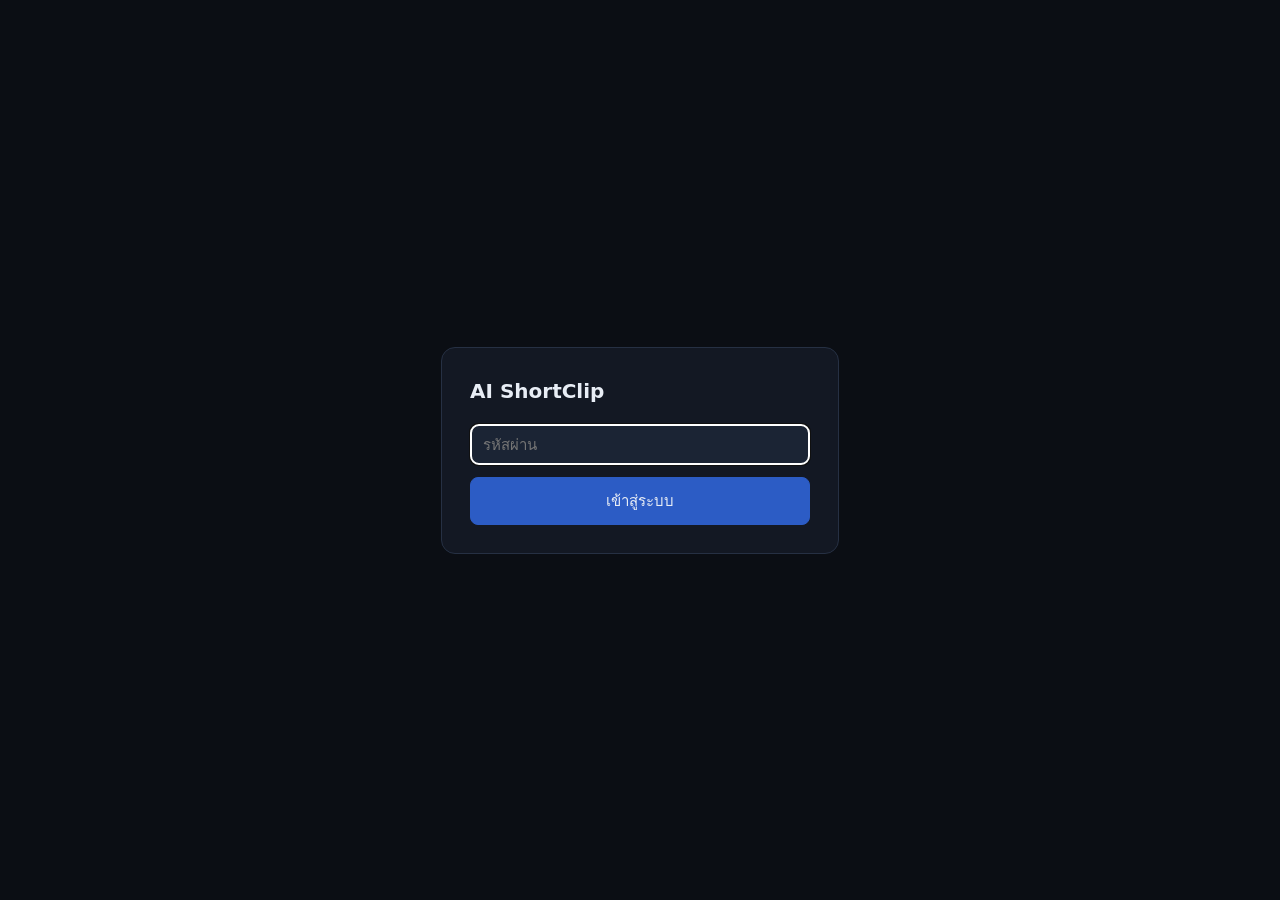
<file: dashboard/login.html>
<!doctype html>
<html lang="th"><head><meta charset="utf-8"><meta name="viewport" content="width=device-width,initial-scale=1">
<title>AI ShortClip · เข้าสู่ระบบ</title><style>
:root{color-scheme:dark}body{margin:0;min-height:100vh;display:grid;place-items:center;background:#0b0e14;color:#e8edf5;font:15px/1.5 system-ui,"Noto Sans Thai",sans-serif}
form{background:#131823;border:1px solid #263043;border-radius:14px;padding:28px;width:min(340px,90vw)}
h1{font-size:20px;margin:0 0 18px}input,button{width:100%;box-sizing:border-box;padding:11px 12px;border-radius:8px;border:1px solid #263043;background:#1b2434;color:#e8edf5;font-size:15px}
button{margin-top:12px;background:#2c5cc5;border-color:#2c5cc5;cursor:pointer}.bad{color:#ff7588;margin-top:10px;display:none}
</style></head><body>
<form method="post" action="/login"><h1>AI ShortClip</h1>
<input type="password" name="password" placeholder="รหัสผ่าน" autocomplete="current-password" autofocus required>
<button type="submit">เข้าสู่ระบบ</button><div class="bad" id="bad">รหัสผ่านไม่ถูกต้อง</div></form>
<script>if(location.search.includes('bad=1'))document.getElementById('bad').style.display='block'</script>
</body></html>
</file>
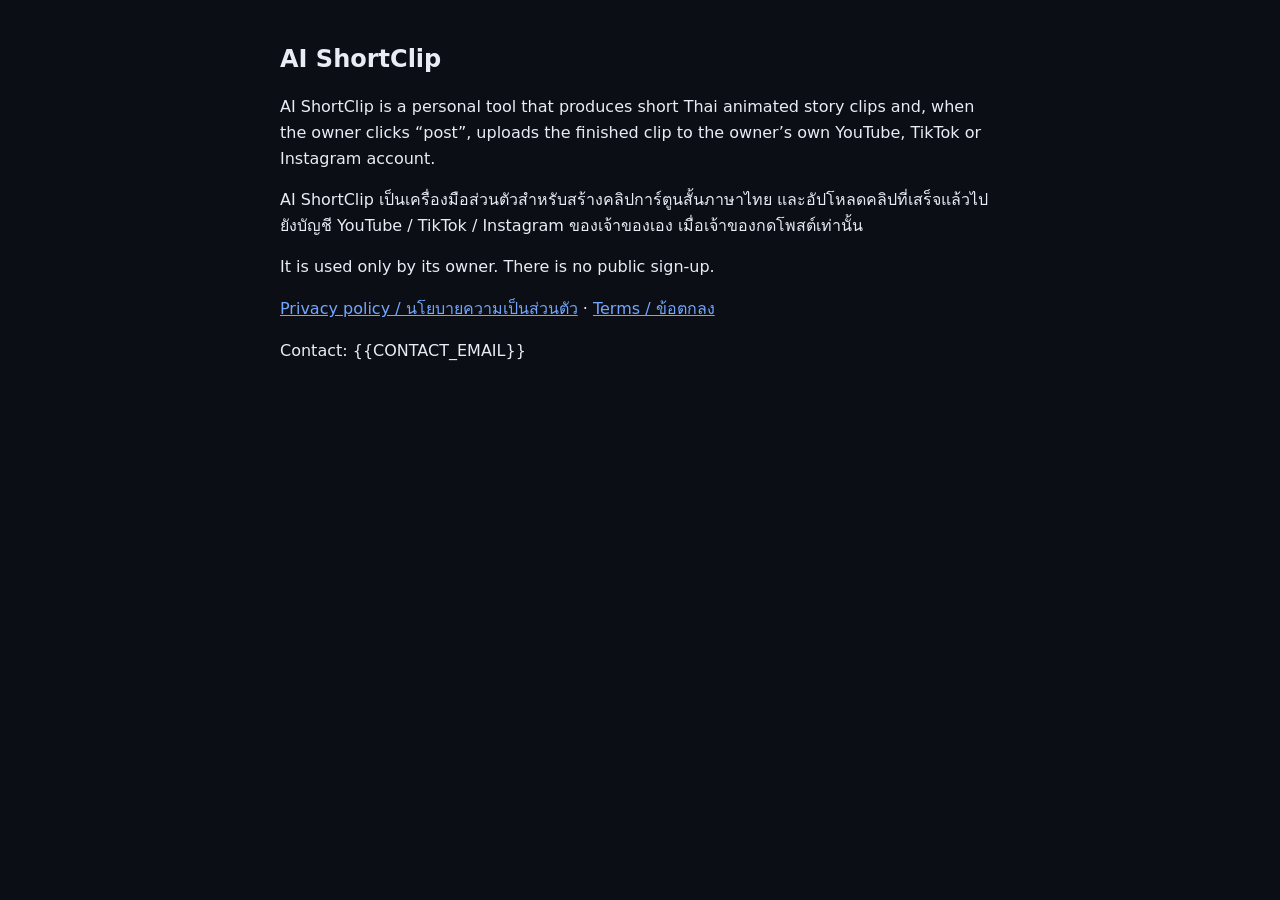
<file: dashboard/public/about.html>
<!doctype html><html lang="th"><head><meta charset="utf-8"><meta name="viewport" content="width=device-width,initial-scale=1">
<title>AI ShortClip</title><style>body{font:16px/1.6 system-ui,"Noto Sans Thai",sans-serif;max-width:720px;margin:40px auto;padding:0 20px;background:#0b0e14;color:#e8edf5}a{color:#73a7ff}h1{font-size:24px}</style></head><body>
<h1>AI ShortClip</h1>
<p>AI ShortClip is a personal tool that produces short Thai animated story clips and, when the owner clicks “post”, uploads the finished clip to the owner’s own YouTube, TikTok or Instagram account.</p>
<p>AI ShortClip เป็นเครื่องมือส่วนตัวสำหรับสร้างคลิปการ์ตูนสั้นภาษาไทย และอัปโหลดคลิปที่เสร็จแล้วไปยังบัญชี YouTube / TikTok / Instagram ของเจ้าของเอง เมื่อเจ้าของกดโพสต์เท่านั้น</p>
<p>It is used only by its owner. There is no public sign-up.</p>
<p><a href="/privacy">Privacy policy / นโยบายความเป็นส่วนตัว</a> · <a href="/terms">Terms / ข้อตกลง</a></p>
<p>Contact: {{CONTACT_EMAIL}}</p>
</body></html>
</file>
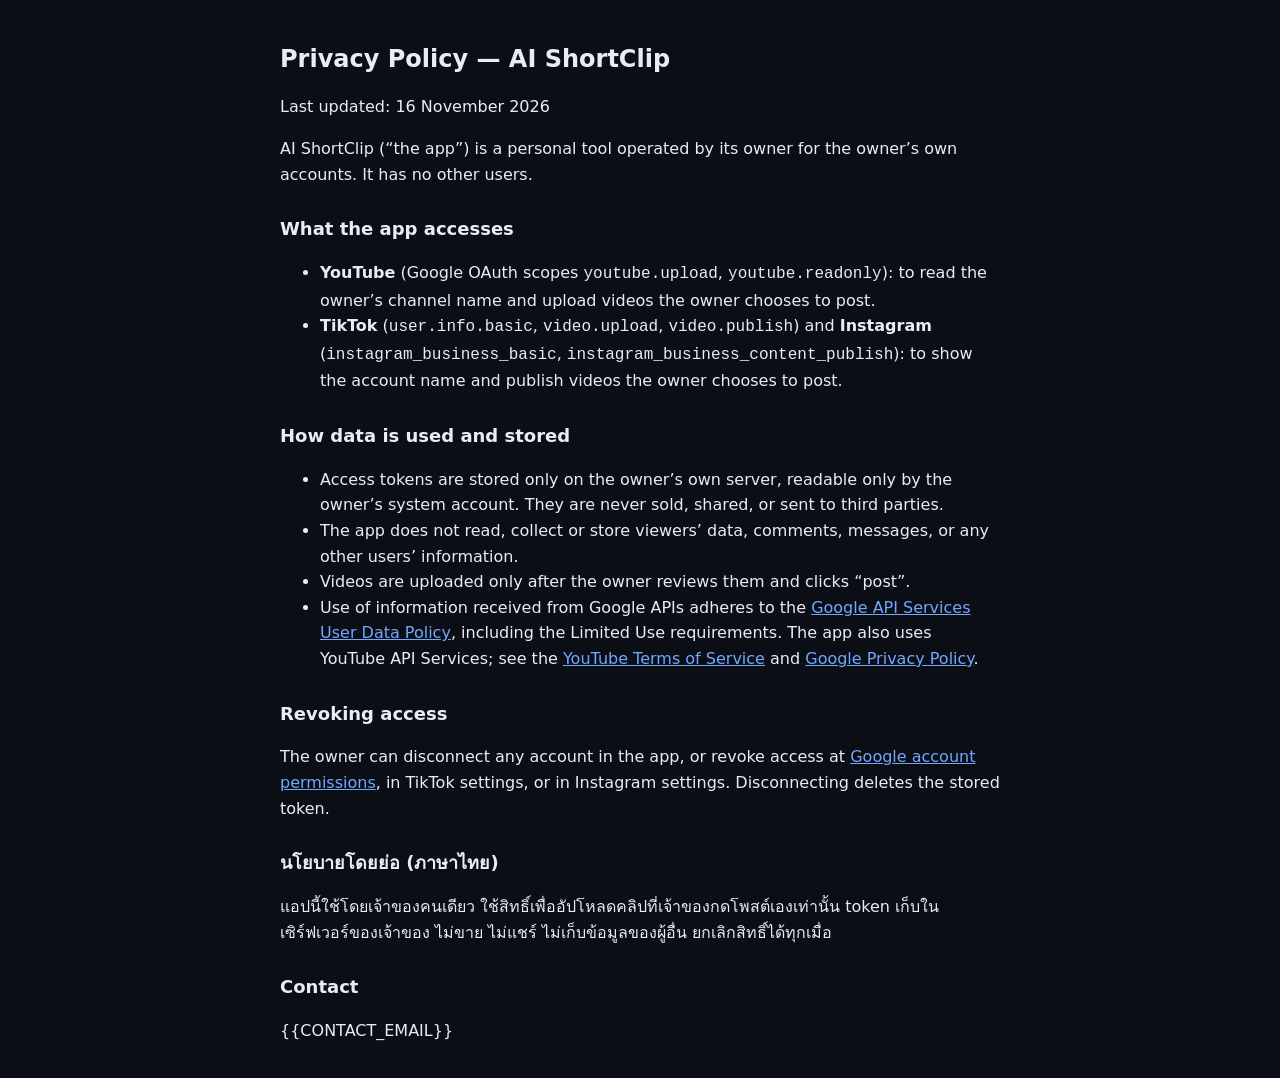
<file: dashboard/public/privacy.html>
<!doctype html><html lang="th"><head><meta charset="utf-8"><meta name="viewport" content="width=device-width,initial-scale=1">
<title>Privacy Policy — AI ShortClip</title><style>body{font:16px/1.6 system-ui,"Noto Sans Thai",sans-serif;max-width:720px;margin:40px auto;padding:0 20px;background:#0b0e14;color:#e8edf5}a{color:#73a7ff}h1{font-size:24px}h2{font-size:18px;margin-top:28px}</style></head><body>
<h1>Privacy Policy — AI ShortClip</h1>
<p>Last updated: 16 November 2026</p>
<p>AI ShortClip (“the app”) is a personal tool operated by its owner for the owner’s own accounts. It has no other users.</p>
<h2>What the app accesses</h2>
<ul>
<li><b>YouTube</b> (Google OAuth scopes <code>youtube.upload</code>, <code>youtube.readonly</code>): to read the owner’s channel name and upload videos the owner chooses to post.</li>
<li><b>TikTok</b> (<code>user.info.basic</code>, <code>video.upload</code>, <code>video.publish</code>) and <b>Instagram</b> (<code>instagram_business_basic</code>, <code>instagram_business_content_publish</code>): to show the account name and publish videos the owner chooses to post.</li>
</ul>
<h2>How data is used and stored</h2>
<ul>
<li>Access tokens are stored only on the owner’s own server, readable only by the owner’s system account. They are never sold, shared, or sent to third parties.</li>
<li>The app does not read, collect or store viewers’ data, comments, messages, or any other users’ information.</li>
<li>Videos are uploaded only after the owner reviews them and clicks “post”.</li>
<li>Use of information received from Google APIs adheres to the <a href="https://developers.google.com/terms/api-services-user-data-policy">Google API Services User Data Policy</a>, including the Limited Use requirements. The app also uses YouTube API Services; see the <a href="https://www.youtube.com/t/terms">YouTube Terms of Service</a> and <a href="https://policies.google.com/privacy">Google Privacy Policy</a>.</li>
</ul>
<h2>Revoking access</h2>
<p>The owner can disconnect any account in the app, or revoke access at <a href="https://myaccount.google.com/permissions">Google account permissions</a>, in TikTok settings, or in Instagram settings. Disconnecting deletes the stored token.</p>
<h2>นโยบายโดยย่อ (ภาษาไทย)</h2>
<p>แอปนี้ใช้โดยเจ้าของคนเดียว ใช้สิทธิ์เพื่ออัปโหลดคลิปที่เจ้าของกดโพสต์เองเท่านั้น token เก็บในเซิร์ฟเวอร์ของเจ้าของ ไม่ขาย ไม่แชร์ ไม่เก็บข้อมูลของผู้อื่น ยกเลิกสิทธิ์ได้ทุกเมื่อ</p>
<h2>Contact</h2><p>{{CONTACT_EMAIL}}</p>
</body></html>
</file>
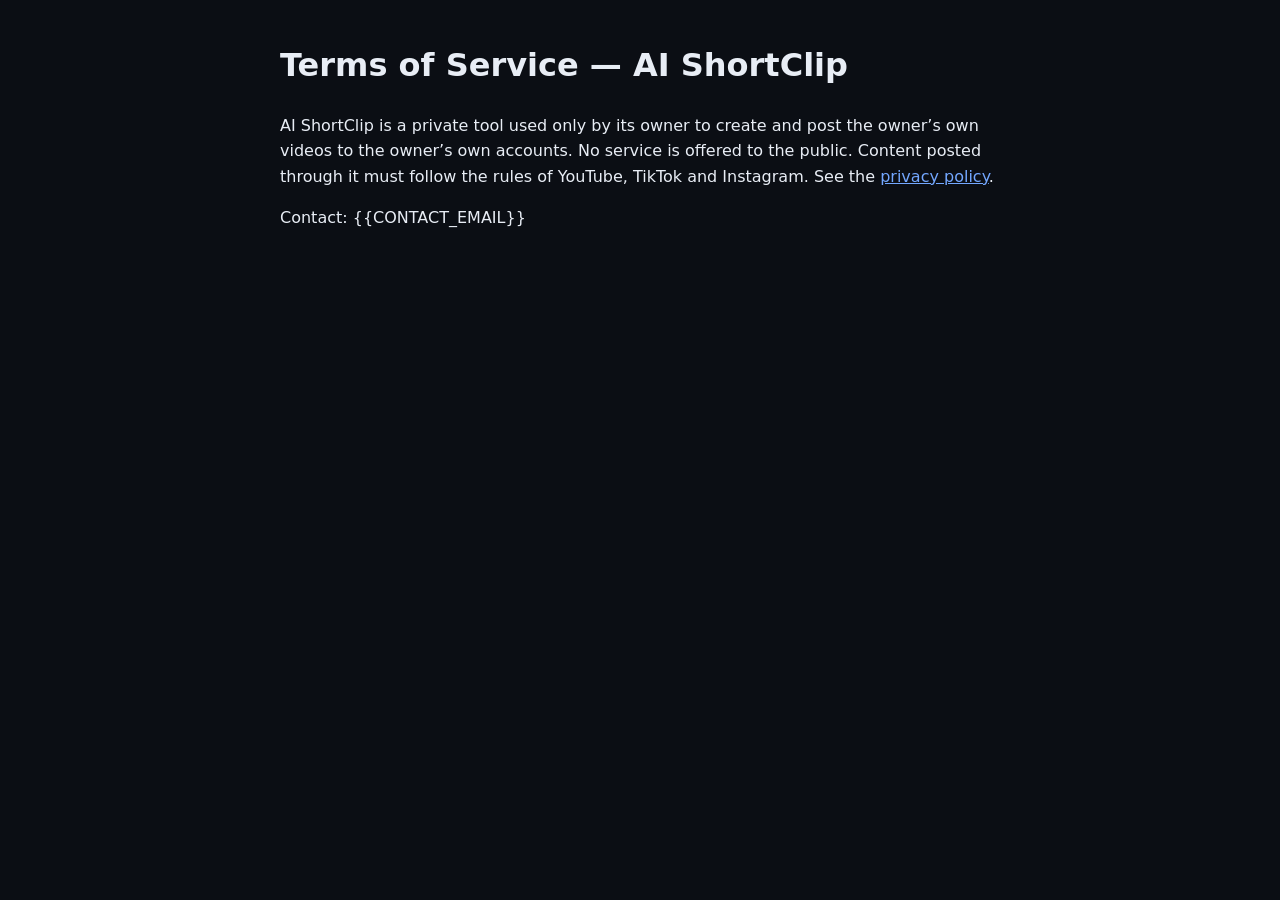
<file: dashboard/public/terms.html>
<!doctype html><html lang="th"><head><meta charset="utf-8"><meta name="viewport" content="width=device-width,initial-scale=1">
<title>Terms — AI ShortClip</title><style>body{font:16px/1.6 system-ui,"Noto Sans Thai",sans-serif;max-width:720px;margin:40px auto;padding:0 20px;background:#0b0e14;color:#e8edf5}a{color:#73a7ff}</style></head><body>
<h1>Terms of Service — AI ShortClip</h1>
<p>AI ShortClip is a private tool used only by its owner to create and post the owner’s own videos to the owner’s own accounts. No service is offered to the public. Content posted through it must follow the rules of YouTube, TikTok and Instagram. See the <a href="/privacy">privacy policy</a>.</p>
<p>Contact: {{CONTACT_EMAIL}}</p></body></html>
</file>
